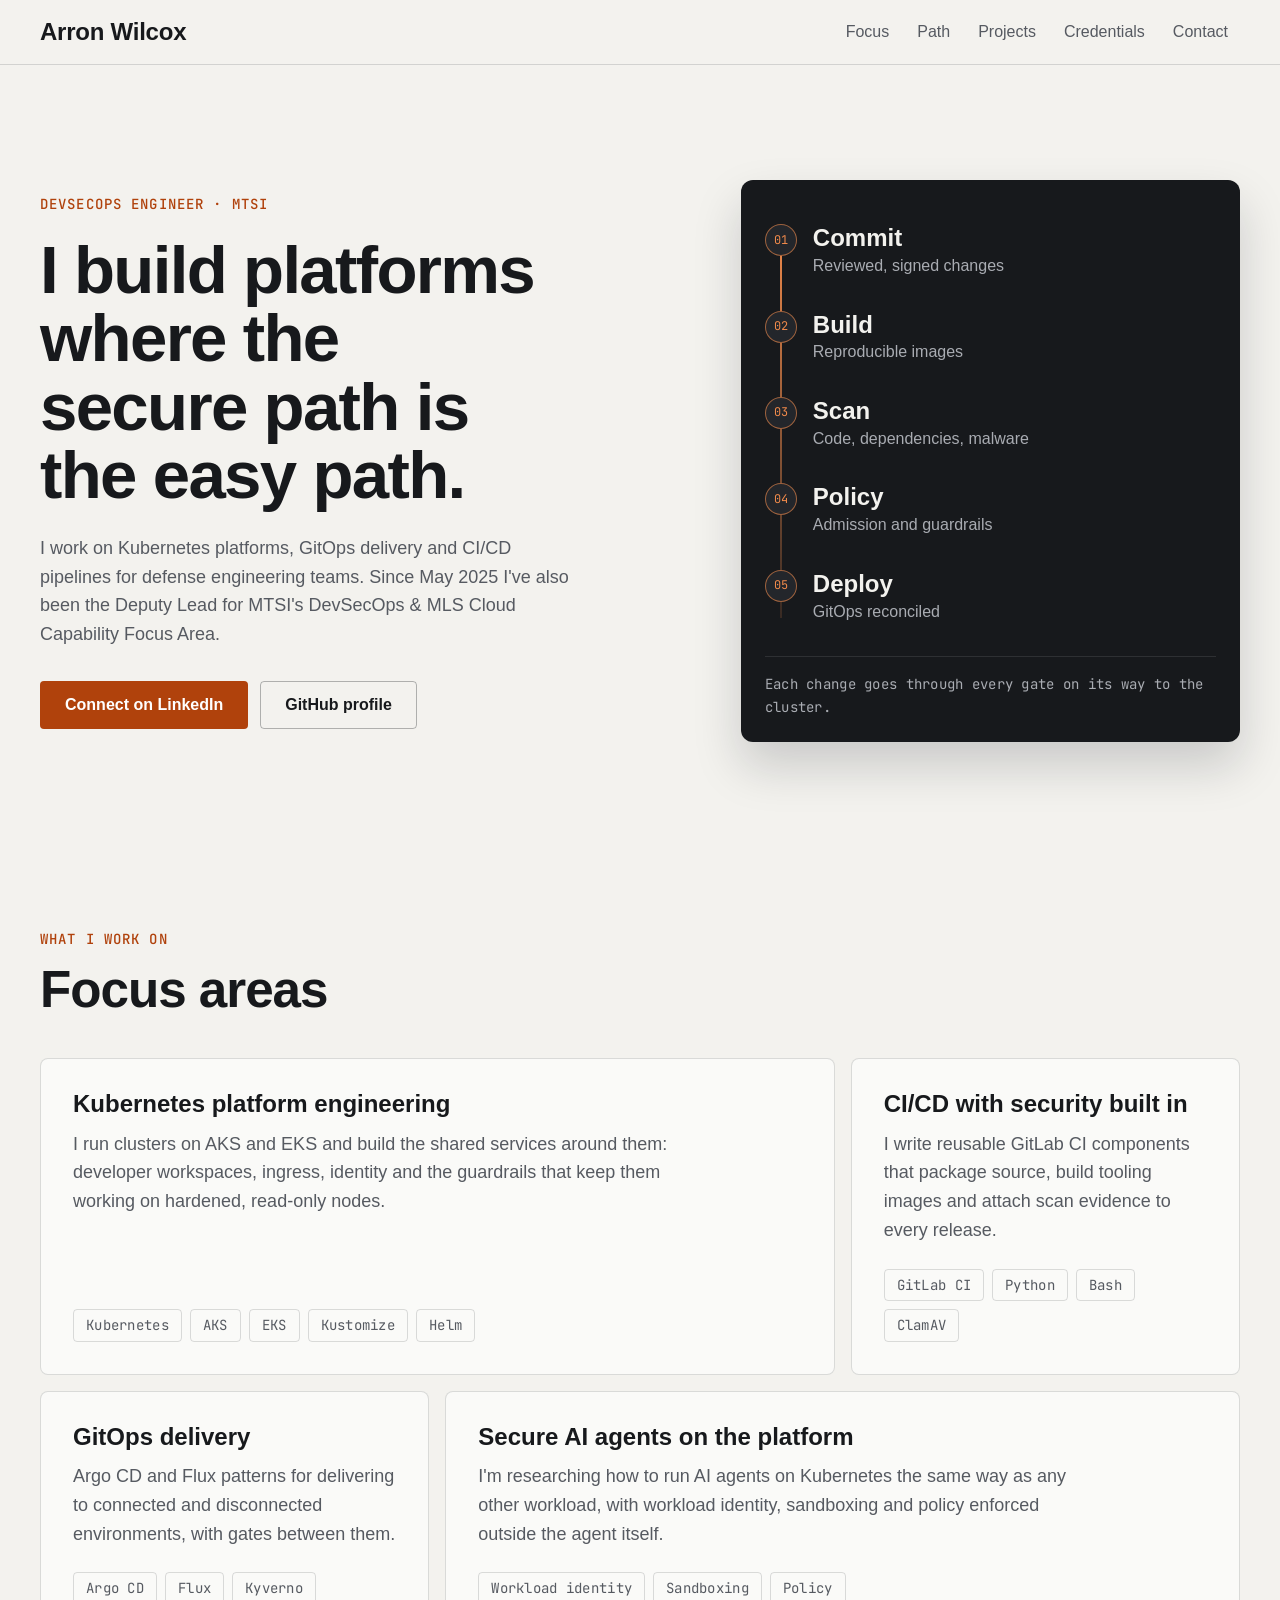
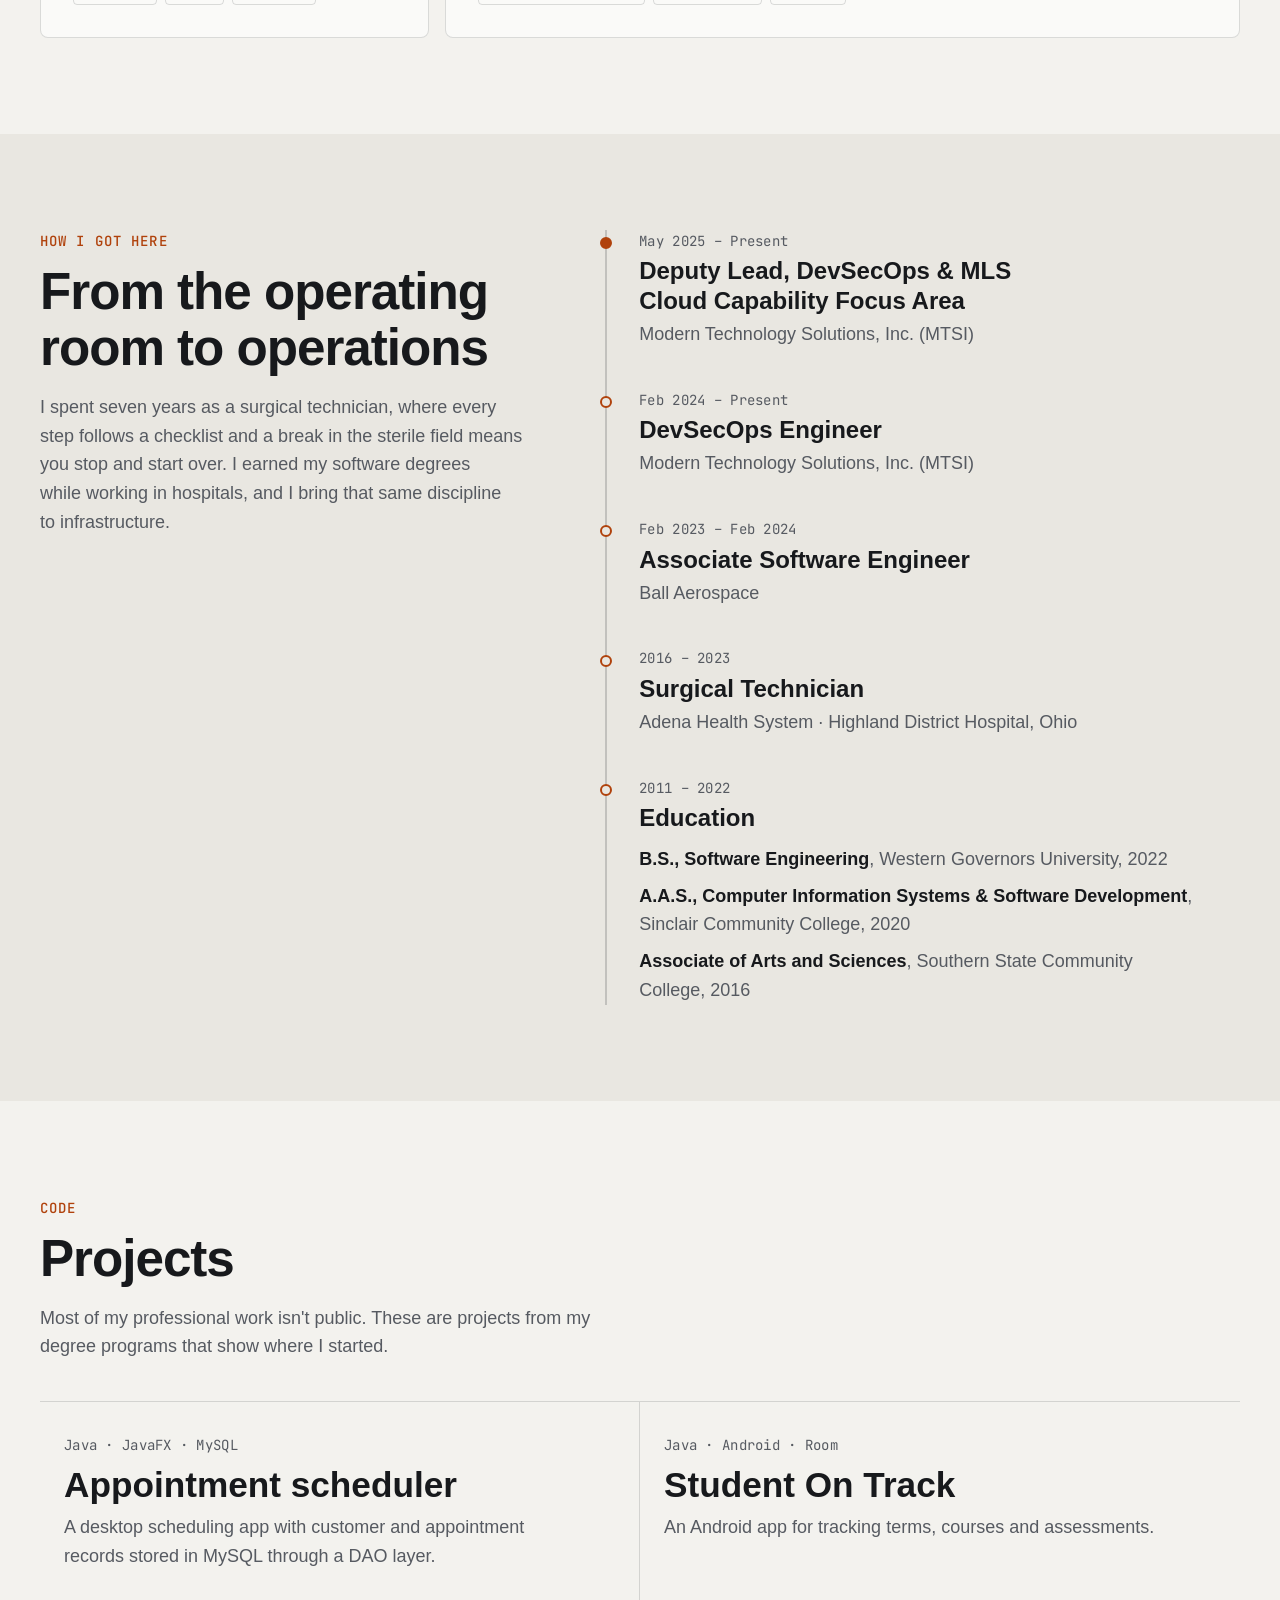
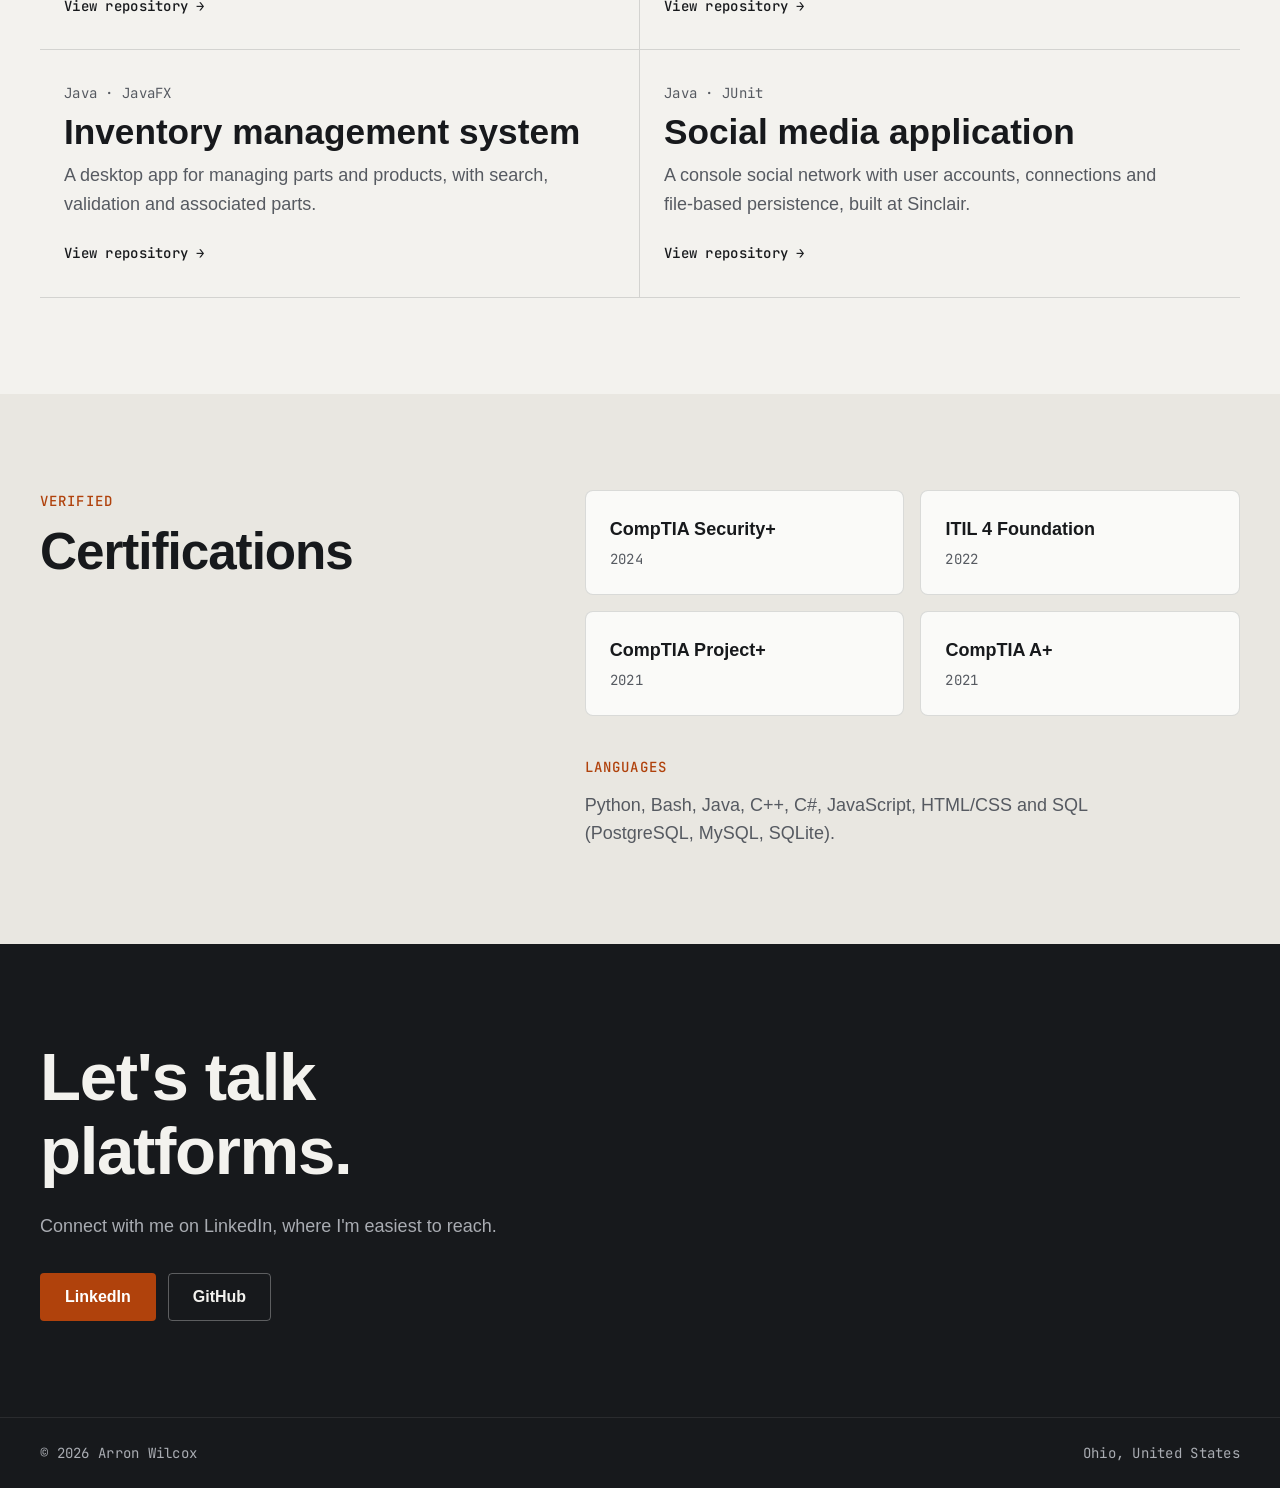
<file: index.html>
<!DOCTYPE html>
<html lang="en">
<head>
  <meta charset="utf-8" />
  <meta name="viewport" content="width=device-width, initial-scale=1" />
  <title>Arron Wilcox | DevSecOps Engineer</title>
  <meta name="description" content="Arron Wilcox is a DevSecOps engineer at MTSI who builds secure Kubernetes platforms, GitOps delivery and CI/CD pipelines with security built in." />
  <meta property="og:title" content="Arron Wilcox | DevSecOps Engineer" />
  <meta property="og:description" content="DevSecOps engineer building secure Kubernetes platforms, GitOps delivery and CI/CD pipelines with security built in." />
  <meta property="og:type" content="profile" />
  <link rel="preconnect" href="https://api.fontshare.com" />
  <link rel="preconnect" href="https://cdn.fontshare.com" crossorigin />
  <link href="https://api.fontshare.com/v2/css?f[]=cabinet-grotesk@500,700,800&f[]=satoshi@400,500,700&display=swap" rel="stylesheet" />
  <link rel="preconnect" href="https://fonts.googleapis.com" />
  <link rel="preconnect" href="https://fonts.gstatic.com" crossorigin />
  <link href="https://fonts.googleapis.com/css2?family=JetBrains+Mono:wght@400;500&display=swap" rel="stylesheet" />
  <link rel="stylesheet" href="assets/style.css" />
  <script type="application/ld+json">
  {
    "@context": "https://schema.org",
    "@type": "Person",
    "name": "Arron Wilcox",
    "jobTitle": "DevSecOps Engineer",
    "worksFor": { "@type": "Organization", "name": "Modern Technology Solutions, Inc. (MTSI)" },
    "alumniOf": ["Western Governors University", "Sinclair Community College", "Southern State Community College"],
    "sameAs": ["https://github.com/arronelwilcox", "https://www.linkedin.com/in/arron-wilcox-ab4108182"]
  }
  </script>
</head>
<body>
  <a class="skip" href="#main">Skip to content</a>

  <header class="site-header">
    <div class="wrap header-row">
      <a class="wordmark" href="#top" aria-label="Arron Wilcox, back to top">Arron Wilcox</a>
      <nav aria-label="Primary">
        <ul role="list" class="nav">
          <li><a href="#focus">Focus</a></li>
          <li><a href="#path">Path</a></li>
          <li><a href="#projects">Projects</a></li>
          <li><a href="#credentials">Credentials</a></li>
          <li><a href="#contact">Contact</a></li>
        </ul>
      </nav>
    </div>
  </header>

  <main id="main">
    <section class="hero" id="top">
      <div class="wrap hero-grid">
        <div class="hero-copy">
          <p class="kicker mono">DevSecOps Engineer · MTSI</p>
          <h1>I build platforms where the secure path is the easy path.</h1>
          <p class="lede">I work on Kubernetes platforms, GitOps delivery and CI/CD pipelines for defense engineering teams. Since May 2025 I've also been the Deputy Lead for MTSI's DevSecOps &amp; MLS Cloud Capability Focus Area.</p>
          <div class="cta-row">
            <a class="btn btn-primary" href="https://www.linkedin.com/in/arron-wilcox-ab4108182">Connect on LinkedIn</a>
            <a class="btn btn-ghost" href="https://github.com/arronelwilcox">GitHub profile</a>
          </div>
        </div>

        <figure class="pipeline" aria-labelledby="pipeline-caption">
          <ol role="list" class="stages">
            <li><span class="mono step">01</span><span class="stage">Commit</span><span class="detail">Reviewed, signed changes</span></li>
            <li><span class="mono step">02</span><span class="stage">Build</span><span class="detail">Reproducible images</span></li>
            <li><span class="mono step">03</span><span class="stage">Scan</span><span class="detail">Code, dependencies, malware</span></li>
            <li><span class="mono step">04</span><span class="stage">Policy</span><span class="detail">Admission and guardrails</span></li>
            <li><span class="mono step">05</span><span class="stage">Deploy</span><span class="detail">GitOps reconciled</span></li>
          </ol>
          <figcaption id="pipeline-caption" class="mono">Each change goes through every gate on its way to the cluster.</figcaption>
        </figure>
      </div>
    </section>

    <section class="section" id="focus" aria-labelledby="focus-title">
      <div class="wrap">
        <div class="section-head">
          <p class="mono label">What I work on</p>
          <h2 id="focus-title">Focus areas</h2>
        </div>
        <div class="focus-grid">
          <article class="focus focus-wide">
            <h3>Kubernetes platform engineering</h3>
            <p>I run clusters on AKS and EKS and build the shared services around them: developer workspaces, ingress, identity and the guardrails that keep them working on hardened, read-only nodes.</p>
            <ul role="list" class="tags mono"><li>Kubernetes</li><li>AKS</li><li>EKS</li><li>Kustomize</li><li>Helm</li></ul>
          </article>
          <article class="focus">
            <h3>CI/CD with security built in</h3>
            <p>I write reusable GitLab CI components that package source, build tooling images and attach scan evidence to every release.</p>
            <ul role="list" class="tags mono"><li>GitLab CI</li><li>Python</li><li>Bash</li><li>ClamAV</li></ul>
          </article>
          <article class="focus">
            <h3>GitOps delivery</h3>
            <p>Argo CD and Flux patterns for delivering to connected and disconnected environments, with gates between them.</p>
            <ul role="list" class="tags mono"><li>Argo CD</li><li>Flux</li><li>Kyverno</li></ul>
          </article>
          <article class="focus focus-wide">
            <h3>Secure AI agents on the platform</h3>
            <p>I'm researching how to run AI agents on Kubernetes the same way as any other workload, with workload identity, sandboxing and policy enforced outside the agent itself.</p>
            <ul role="list" class="tags mono"><li>Workload identity</li><li>Sandboxing</li><li>Policy</li></ul>
          </article>
        </div>
      </div>
    </section>

    <section class="section section-alt" id="path" aria-labelledby="path-title">
      <div class="wrap path-grid">
        <div class="section-head sticky">
          <p class="mono label">How I got here</p>
          <h2 id="path-title">From the operating room to operations</h2>
          <p class="muted">I spent seven years as a surgical technician, where every step follows a checklist and a break in the sterile field means you stop and start over. I earned my software degrees while working in hospitals, and I bring that same discipline to infrastructure.</p>
        </div>
        <ol role="list" class="timeline">
          <li>
            <p class="mono when">May 2025 – Present</p>
            <h3>Deputy Lead, DevSecOps &amp; MLS Cloud Capability Focus Area</h3>
            <p class="org">Modern Technology Solutions, Inc. (MTSI)</p>
          </li>
          <li>
            <p class="mono when">Feb 2024 – Present</p>
            <h3>DevSecOps Engineer</h3>
            <p class="org">Modern Technology Solutions, Inc. (MTSI)</p>
          </li>
          <li>
            <p class="mono when">Feb 2023 – Feb 2024</p>
            <h3>Associate Software Engineer</h3>
            <p class="org">Ball Aerospace</p>
          </li>
          <li>
            <p class="mono when">2016 – 2023</p>
            <h3>Surgical Technician</h3>
            <p class="org">Adena Health System · Highland District Hospital, Ohio</p>
          </li>
          <li class="edu">
            <p class="mono when">2011 – 2022</p>
            <h3>Education</h3>
            <ul role="list" class="edu-list">
              <li><strong>B.S., Software Engineering</strong>, Western Governors University, 2022</li>
              <li><strong>A.A.S., Computer Information Systems &amp; Software Development</strong>, Sinclair Community College, 2020</li>
              <li><strong>Associate of Arts and Sciences</strong>, Southern State Community College, 2016</li>
            </ul>
          </li>
        </ol>
      </div>
    </section>

    <section class="section" id="projects" aria-labelledby="projects-title">
      <div class="wrap">
        <div class="section-head">
          <p class="mono label">Code</p>
          <h2 id="projects-title">Projects</h2>
          <p class="muted">Most of my professional work isn't public. These are projects from my degree programs that show where I started.</p>
        </div>
        <ul role="list" class="projects">
          <li>
            <a class="project" href="https://github.com/arronelwilcox/WGUsoftware2">
              <span class="mono lang">Java · JavaFX · MySQL</span>
              <span class="p-title">Appointment scheduler</span>
              <span class="p-desc">A desktop scheduling app with customer and appointment records stored in MySQL through a DAO layer.</span>
              <span class="mono arrow" aria-hidden="true">View repository →</span>
            </a>
          </li>
          <li>
            <a class="project" href="https://github.com/arronelwilcox/StudentOnTrack">
              <span class="mono lang">Java · Android · Room</span>
              <span class="p-title">Student On Track</span>
              <span class="p-desc">An Android app for tracking terms, courses and assessments.</span>
              <span class="mono arrow" aria-hidden="true">View repository →</span>
            </a>
          </li>
          <li>
            <a class="project" href="https://github.com/arronelwilcox/InventoryProject">
              <span class="mono lang">Java · JavaFX</span>
              <span class="p-title">Inventory management system</span>
              <span class="p-desc">A desktop app for managing parts and products, with search, validation and associated parts.</span>
              <span class="mono arrow" aria-hidden="true">View repository →</span>
            </a>
          </li>
          <li>
            <a class="project" href="https://github.com/arronelwilcox/SocialMediaApplication">
              <span class="mono lang">Java · JUnit</span>
              <span class="p-title">Social media application</span>
              <span class="p-desc">A console social network with user accounts, connections and file-based persistence, built at Sinclair.</span>
              <span class="mono arrow" aria-hidden="true">View repository →</span>
            </a>
          </li>
        </ul>
      </div>
    </section>

    <section class="section section-alt" id="credentials" aria-labelledby="cred-title">
      <div class="wrap cred-grid">
        <div class="section-head">
          <p class="mono label">Verified</p>
          <h2 id="cred-title">Certifications</h2>
        </div>
        <dl class="certs">
          <div><dt>CompTIA Security+</dt><dd class="mono">2024</dd></div>
          <div><dt>ITIL 4 Foundation</dt><dd class="mono">2022</dd></div>
          <div><dt>CompTIA Project+</dt><dd class="mono">2021</dd></div>
          <div><dt>CompTIA A+</dt><dd class="mono">2021</dd></div>
        </dl>
        <div class="langs">
          <p class="mono label">Languages</p>
          <p>Python, Bash, Java, C++, C#, JavaScript, HTML/CSS and SQL (PostgreSQL, MySQL, SQLite).</p>
        </div>
      </div>
    </section>

    <section class="section contact" id="contact" aria-labelledby="contact-title">
      <div class="wrap">
        <h2 id="contact-title">Let's talk platforms.</h2>
        <p class="lede">Connect with me on LinkedIn, where I'm easiest to reach.</p>
        <div class="cta-row">
          <a class="btn btn-primary" href="https://www.linkedin.com/in/arron-wilcox-ab4108182">LinkedIn</a>
          <a class="btn btn-ghost" href="https://github.com/arronelwilcox">GitHub</a>
        </div>
      </div>
    </section>
  </main>

  <footer class="site-footer">
    <div class="wrap footer-row">
      <p class="mono">© 2026 Arron Wilcox</p>
      <p class="mono">Ohio, United States</p>
    </div>
  </footer>
</body>
</html>
</file>
<file: assets/style.css>
:root {
  --text-xs: clamp(0.75rem, 0.7rem + 0.25vw, 0.875rem);
  --text-sm: clamp(0.875rem, 0.8rem + 0.35vw, 1rem);
  --text-base: clamp(1rem, 0.95rem + 0.25vw, 1.125rem);
  --text-lg: clamp(1.125rem, 1rem + 0.75vw, 1.5rem);
  --text-xl: clamp(1.5rem, 1.2rem + 1.25vw, 2.25rem);
  --text-2xl: clamp(2rem, 1.2rem + 2.5vw, 3.5rem);
  --text-3xl: clamp(2.5rem, 1rem + 4vw, 5rem);

  --space-1: 0.25rem; --space-2: 0.5rem; --space-3: 0.75rem; --space-4: 1rem;
  --space-5: 1.25rem; --space-6: 1.5rem; --space-8: 2rem; --space-10: 2.5rem;
  --space-12: 3rem; --space-16: 4rem; --space-20: 5rem; --space-24: 6rem; --space-32: 8rem;

  --color-bg: #f3f2ee;
  --color-surface: #fafaf8;
  --color-surface-alt: #e9e7e1;
  --color-ink: #17191c;
  --color-ink-2: #23262b;
  --color-text: #17191c;
  --color-text-muted: #565a61;
  --color-text-inverse: #f3f2ee;
  --color-text-inverse-muted: #a9acb2;
  --color-border: oklch(0.2 0.01 250 / 0.14);
  --color-primary: #b0420c;
  --color-primary-hover: #8f3409;
  --color-primary-soft: #f0d9cb;
  --color-signal: #f08a4b;

  --radius-sm: 0.25rem;
  --radius-md: 0.5rem;
  --radius-lg: 0.75rem;
  --transition-interactive: 180ms cubic-bezier(0.16, 1, 0.3, 1);
  --shadow-md: 0 4px 12px oklch(0.2 0.01 80 / 0.08);

  --content-wide: 1200px;
  --font-display: 'Cabinet Grotesk', 'Helvetica Neue', sans-serif;
  --font-body: 'Satoshi', 'Inter', sans-serif;
  --font-mono: 'JetBrains Mono', ui-monospace, monospace;
}

*, *::before, *::after { box-sizing: border-box; margin: 0; padding: 0; }
html {
  -webkit-text-size-adjust: none; text-size-adjust: none;
  -webkit-font-smoothing: antialiased; -moz-osx-font-smoothing: grayscale;
  scroll-behavior: smooth; scroll-padding-top: var(--space-20);
}
body {
  min-height: 100dvh; line-height: 1.6;
  font-family: var(--font-body); font-size: var(--text-base);
  color: var(--color-text); background: var(--color-bg);
}
img, svg { display: block; max-width: 100%; height: auto; }
ul[role='list'], ol[role='list'] { list-style: none; }
h1, h2, h3 { text-wrap: balance; line-height: 1.1; }
p, li { text-wrap: pretty; }
a { color: inherit; transition: color var(--transition-interactive), background var(--transition-interactive), border-color var(--transition-interactive); }
:focus-visible { outline: 2px solid var(--color-primary); outline-offset: 3px; border-radius: var(--radius-sm); }
::selection { background: var(--color-primary-soft); }
@media (prefers-reduced-motion: reduce) {
  *, *::before, *::after { transition-duration: 0.01ms !important; scroll-behavior: auto !important; }
}

.mono { font-family: var(--font-mono); font-size: var(--text-xs); letter-spacing: 0.02em; }
.muted { color: var(--color-text-muted); }
.wrap { width: min(100% - 2 * var(--space-6), var(--content-wide)); margin-inline: auto; }

.skip {
  position: absolute; left: var(--space-4); top: -100px; z-index: 100;
  background: var(--color-ink); color: var(--color-text-inverse);
  padding: var(--space-3) var(--space-4); border-radius: var(--radius-sm);
}
.skip:focus { top: var(--space-4); }

/* Header */
.site-header {
  position: sticky; top: 0; z-index: 50;
  background: oklch(from var(--color-bg) l c h / 0.88);
  backdrop-filter: blur(12px); -webkit-backdrop-filter: blur(12px);
  border-bottom: 1px solid var(--color-border);
}
.header-row { display: flex; align-items: center; justify-content: space-between; gap: var(--space-4); min-height: 64px; }
.wordmark { font-family: var(--font-display); font-weight: 800; font-size: var(--text-lg); text-decoration: none; letter-spacing: -0.01em; }
.nav { display: flex; gap: var(--space-1); }
.nav a {
  display: inline-flex; align-items: center; min-height: 44px; padding-inline: var(--space-3);
  font-size: var(--text-sm); font-weight: 500; text-decoration: none; color: var(--color-text-muted);
  border-radius: var(--radius-sm);
}
.nav a:hover { color: var(--color-text); background: var(--color-surface-alt); }

/* Hero */
.hero { padding-block: clamp(var(--space-12), 9vw, var(--space-32)) clamp(var(--space-12), 7vw, var(--space-24)); }
.hero-grid { display: grid; grid-template-columns: 1.25fr 1fr; gap: clamp(var(--space-10), 6vw, var(--space-20)); align-items: center; }
.kicker { color: var(--color-primary); font-weight: 500; text-transform: uppercase; letter-spacing: 0.08em; margin-bottom: var(--space-5); }
.hero h1 {
  font-family: var(--font-display); font-weight: 800; font-size: var(--text-3xl);
  letter-spacing: -0.025em; line-height: 1.02; max-width: 14ch;
}
.lede { margin-top: var(--space-6); font-size: var(--text-base); color: var(--color-text-muted); max-width: 54ch; }
.cta-row { display: flex; flex-wrap: wrap; gap: var(--space-3); margin-top: var(--space-8); }
.btn {
  display: inline-flex; align-items: center; justify-content: center; min-height: 48px;
  padding-inline: var(--space-6); border-radius: var(--radius-sm);
  font-size: var(--text-sm); font-weight: 700; text-decoration: none; border: 1px solid transparent;
}
.btn-primary { background: var(--color-primary); color: #fff; }
.btn-primary:hover { background: var(--color-primary-hover); }
.btn-ghost { border-color: oklch(0.2 0.01 250 / 0.3); }
.btn-ghost:hover { background: var(--color-ink); color: var(--color-text-inverse); border-color: var(--color-ink); }

/* Pipeline figure */
.pipeline {
  background: var(--color-ink); color: var(--color-text-inverse);
  border-radius: var(--radius-lg); padding: var(--space-8) var(--space-6) var(--space-6);
  box-shadow: 0 24px 48px oklch(0.2 0.02 250 / 0.18);
}
.stages { position: relative; display: grid; gap: var(--space-2); }
.stages::before {
  content: ''; position: absolute; left: 15px; top: 18px; bottom: 18px; width: 2px;
  background: linear-gradient(to bottom, var(--color-signal), oklch(from var(--color-signal) l c h / 0.15));
}
.stages li {
  position: relative; display: grid; grid-template-columns: 32px 1fr; column-gap: var(--space-4);
  align-items: baseline; padding-block: var(--space-3);
}
.step {
  grid-row: span 2; width: 32px; height: 32px; display: grid; place-items: center;
  background: var(--color-ink-2); border: 1px solid oklch(from var(--color-signal) l c h / 0.6);
  color: var(--color-signal); border-radius: 50%; font-size: 0.75rem; align-self: start;
}
.stage { font-family: var(--font-display); font-weight: 700; font-size: var(--text-lg); line-height: 1.2; }
.detail { color: var(--color-text-inverse-muted); font-size: var(--text-sm); }
.pipeline figcaption { margin-top: var(--space-5); padding-top: var(--space-4); border-top: 1px solid oklch(1 0 0 / 0.1); color: var(--color-text-inverse-muted); }

/* Sections */
.section { padding-block: clamp(var(--space-16), 8vw, var(--space-24)); }
.section-alt { background: var(--color-surface-alt); }
.section-head { margin-bottom: var(--space-10); }
.label { text-transform: uppercase; letter-spacing: 0.08em; color: var(--color-primary); font-weight: 500; margin-bottom: var(--space-3); }
.section h2 { font-family: var(--font-display); font-weight: 800; font-size: var(--text-2xl); letter-spacing: -0.02em; }
.section-head .muted { margin-top: var(--space-4); max-width: 60ch; }

/* Focus grid: 2+1 / 1+2 rhythm */
.focus-grid { display: grid; grid-template-columns: repeat(3, 1fr); gap: var(--space-4); }
.focus { background: var(--color-surface); border: 1px solid var(--color-border); border-radius: var(--radius-md); padding: var(--space-8); display: flex; flex-direction: column; }
.focus-wide { grid-column: span 2; }
.focus h3 { font-size: var(--text-lg); font-weight: 700; margin-bottom: var(--space-3); }
.focus p { color: var(--color-text-muted); max-width: 60ch; }
.tags { display: flex; flex-wrap: wrap; gap: var(--space-2); margin-top: auto; padding-top: var(--space-6); }
.tags li { padding: var(--space-1) var(--space-3); border: 1px solid var(--color-border); border-radius: var(--radius-sm); color: var(--color-text-muted); }

/* Path */
.path-grid { display: grid; grid-template-columns: 1fr 1.3fr; gap: clamp(var(--space-10), 6vw, var(--space-20)); align-items: start; }
.sticky { position: sticky; top: var(--space-24); margin-bottom: 0; }
.timeline { border-left: 2px solid oklch(0.2 0.01 250 / 0.18); }
.timeline > li { position: relative; padding: 0 0 var(--space-10) var(--space-8); }
.timeline > li:last-child { padding-bottom: 0; }
.timeline > li::before {
  content: ''; position: absolute; left: -7px; top: 0.4em; width: 12px; height: 12px;
  border-radius: 50%; background: var(--color-surface-alt); border: 2px solid var(--color-primary);
}
.timeline > li:first-child::before { background: var(--color-primary); }
.when { color: var(--color-text-muted); margin-bottom: var(--space-1); }
.timeline h3 { font-size: var(--text-lg); font-weight: 700; line-height: 1.25; }
.org { color: var(--color-text-muted); margin-top: var(--space-1); }
.edu-list { display: grid; gap: var(--space-2); margin-top: var(--space-3); color: var(--color-text-muted); }
.edu-list strong { color: var(--color-text); font-weight: 600; }

/* Projects */
.projects { display: grid; grid-template-columns: repeat(2, 1fr); border-top: 1px solid var(--color-border); }
.projects li { border-bottom: 1px solid var(--color-border); }
.projects li:nth-child(odd) { border-right: 1px solid var(--color-border); }
.project { display: flex; flex-direction: column; gap: var(--space-2); height: 100%; padding: var(--space-8) var(--space-6); text-decoration: none; }
.project:hover { background: var(--color-surface); }
.project:hover .arrow { color: var(--color-primary); }
.lang { color: var(--color-text-muted); }
.p-title { font-family: var(--font-display); font-weight: 700; font-size: var(--text-xl); line-height: 1.15; }
.p-desc { color: var(--color-text-muted); max-width: 52ch; }
.arrow { margin-top: auto; padding-top: var(--space-4); font-weight: 500; }

/* Credentials */
.cred-grid { display: grid; grid-template-columns: 1fr 1.4fr; gap: var(--space-10) clamp(var(--space-10), 6vw, var(--space-20)); }
.cred-grid .section-head { margin-bottom: 0; }
.certs { display: grid; grid-template-columns: repeat(2, 1fr); gap: var(--space-4); }
.certs div { background: var(--color-surface); border-radius: var(--radius-md); padding: var(--space-6); border: 1px solid var(--color-border); }
.certs dt { font-weight: 700; font-size: var(--text-base); }
.certs dd { color: var(--color-text-muted); margin-top: var(--space-1); }
.langs { grid-column: 2; }
.langs p:last-child { color: var(--color-text-muted); max-width: 60ch; }

/* Contact */
.contact { background: var(--color-ink); color: var(--color-text-inverse); }
.contact h2 { font-size: var(--text-3xl); max-width: 16ch; }
.contact .lede { color: var(--color-text-inverse-muted); }
.contact .btn-ghost { border-color: oklch(1 0 0 / 0.3); }
.contact .btn-ghost:hover { background: var(--color-text-inverse); color: var(--color-ink); }

.site-footer { background: var(--color-ink); color: var(--color-text-inverse-muted); border-top: 1px solid oklch(1 0 0 / 0.08); }
.footer-row { display: flex; justify-content: space-between; gap: var(--space-4); padding-block: var(--space-6); flex-wrap: wrap; }

/* Responsive */
@media (max-width: 900px) {
  .hero-grid, .path-grid, .cred-grid { grid-template-columns: 1fr; }
  .sticky { position: static; }
  .focus-grid { grid-template-columns: 1fr; }
  .focus-wide { grid-column: auto; }
  .langs { grid-column: auto; }
}
@media (max-width: 720px) {
  .header-row { flex-direction: column; align-items: stretch; gap: 0; padding-top: var(--space-2); }
  .site-header nav { overflow-x: auto; margin-inline: calc(-1 * var(--space-2)); scrollbar-width: none; }
  .nav { justify-content: space-between; }
  .nav a { padding-inline: var(--space-2); white-space: nowrap; }
  .projects { grid-template-columns: 1fr; }
  .projects li:nth-child(odd) { border-right: 0; }
  .project { padding-inline: 0; }
  .project:hover { background: transparent; }
  .certs { grid-template-columns: 1fr 1fr; }
  .focus { padding: var(--space-6); }
}
@media (max-width: 420px) {
  .certs { grid-template-columns: 1fr; }
}
</file>
